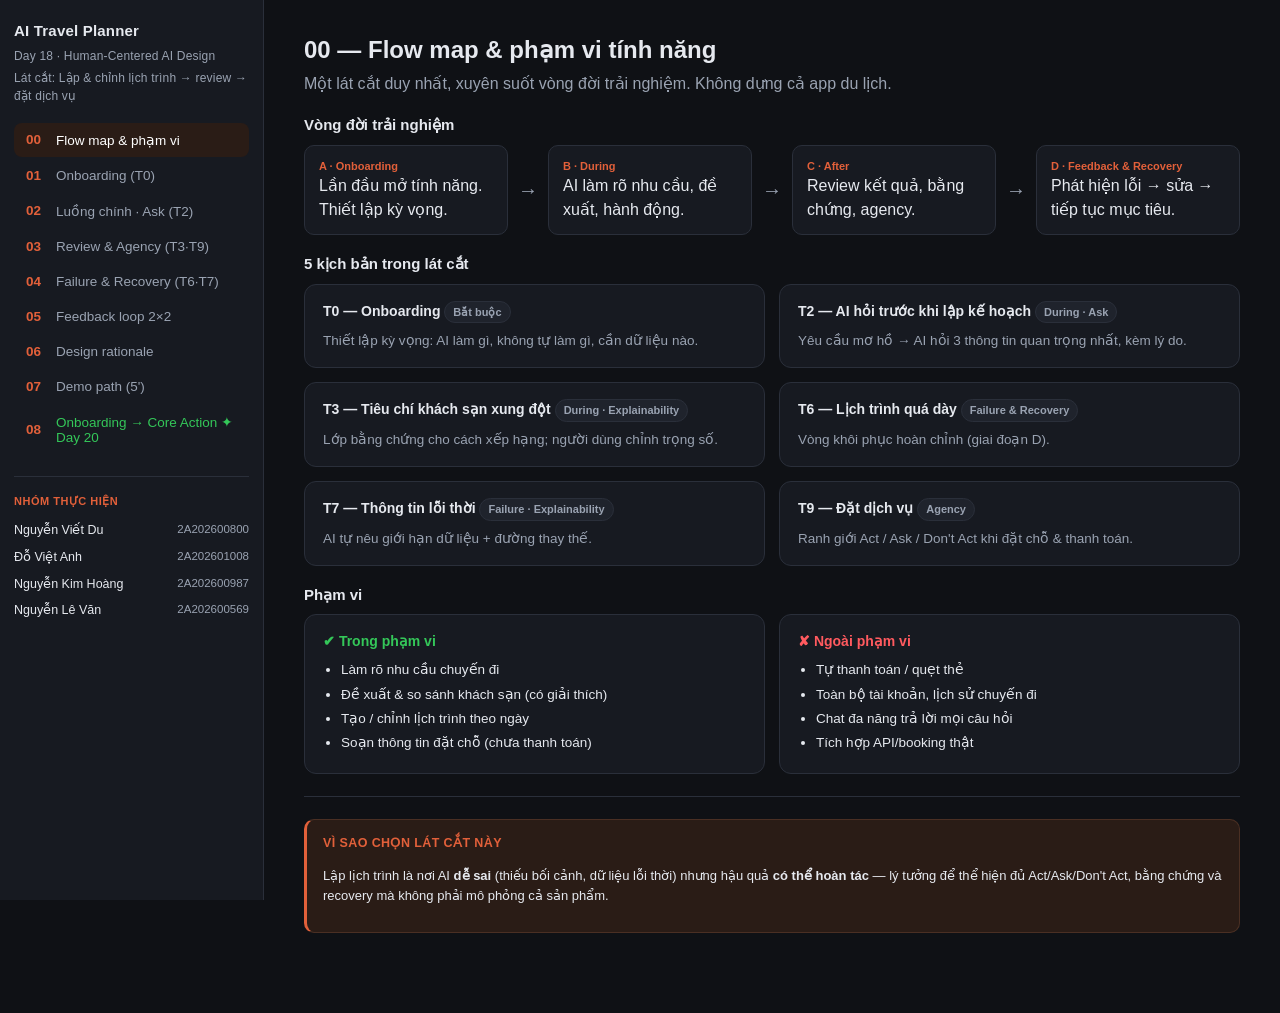
<file: index.html>
<!DOCTYPE html>
<html lang="vi">
<head>
<meta charset="UTF-8" />
<meta name="viewport" content="width=device-width, initial-scale=1.0" />
<title>AI Travel Planner — Human-Centered AI Design (Day 18)</title>
<link rel="stylesheet" href="assets/styles.css" />
</head>
<body>
<div class="app">
  <!-- ================= SIDEBAR ================= -->
  <aside class="sidebar">
    <div class="brand">AI Travel Planner
      <small>Day 18 · Human-Centered AI Design</small>
      <small>Lát cắt: Lập & chỉnh lịch trình → review → đặt dịch vụ</small>
    </div>
    <nav class="nav" id="nav">
      <button data-page="p00" class="active"><span class="code">00</span> Flow map &amp; phạm vi</button>
      <button data-page="p01"><span class="code">01</span> Onboarding (T0)</button>
      <button data-page="p02"><span class="code">02</span> Luồng chính · Ask (T2)</button>
      <button data-page="p03"><span class="code">03</span> Review &amp; Agency (T3·T9)</button>
      <button data-page="p04"><span class="code">04</span> Failure &amp; Recovery (T6·T7)</button>
      <button data-page="p05"><span class="code">05</span> Feedback loop 2×2</button>
      <button data-page="p06"><span class="code">06</span> Design rationale</button>
      <button data-page="p07"><span class="code">07</span> Demo path (5')</button>
      <button data-page="p08" class="day20"><span class="code">08</span> Onboarding → Core Action ✦ Day 20</button>
    </nav>
    <div class="team">
      <div class="team-title">Nhóm thực hiện</div>
      <ul>
        <li>Nguyễn Viết Du <span>2A202600800</span></li>
        <li>Đỗ Việt Anh <span>2A202601008</span></li>
        <li>Nguyễn Kim Hoàng <span>2A202600987</span></li>
        <li>Nguyễn Lê Văn <span>2A202600569</span></li>
      </ul>
    </div>
  </aside>

  <!-- ================= MAIN ================= -->
  <main class="main">

    <!-- ============ 00 FLOW MAP ============ -->
    <section class="page active" id="p00">
      <h1>00 — Flow map &amp; phạm vi tính năng</h1>
      <p class="lead">Một lát cắt duy nhất, xuyên suốt vòng đời trải nghiệm. Không dựng cả app du lịch.</p>

      <h3>Vòng đời trải nghiệm</h3>
      <div class="flowmap">
        <div class="flow-node"><div class="ph">A · Onboarding</div>Lần đầu mở tính năng. Thiết lập kỳ vọng.</div>
        <div class="flow-arrow">→</div>
        <div class="flow-node"><div class="ph">B · During</div>AI làm rõ nhu cầu, đề xuất, hành động.</div>
        <div class="flow-arrow">→</div>
        <div class="flow-node"><div class="ph">C · After</div>Review kết quả, bằng chứng, agency.</div>
        <div class="flow-arrow">→</div>
        <div class="flow-node"><div class="ph">D · Feedback &amp; Recovery</div>Phát hiện lỗi → sửa → tiếp tục mục tiêu.</div>
      </div>

      <h3>5 kịch bản trong lát cắt</h3>
      <div class="grid cols-2">
        <div class="card"><h4>T0 — Onboarding <span class="tag">Bắt buộc</span></h4><p>Thiết lập kỳ vọng: AI làm gì, không tự làm gì, cần dữ liệu nào.</p></div>
        <div class="card"><h4>T2 — AI hỏi trước khi lập kế hoạch <span class="tag">During · Ask</span></h4><p>Yêu cầu mơ hồ → AI hỏi 3 thông tin quan trọng nhất, kèm lý do.</p></div>
        <div class="card"><h4>T3 — Tiêu chí khách sạn xung đột <span class="tag">During · Explainability</span></h4><p>Lớp bằng chứng cho cách xếp hạng; người dùng chỉnh trọng số.</p></div>
        <div class="card"><h4>T6 — Lịch trình quá dày <span class="tag">Failure &amp; Recovery</span></h4><p>Vòng khôi phục hoàn chỉnh (giai đoạn D).</p></div>
        <div class="card"><h4>T7 — Thông tin lỗi thời <span class="tag">Failure · Explainability</span></h4><p>AI tự nêu giới hạn dữ liệu + đường thay thế.</p></div>
        <div class="card"><h4>T9 — Đặt dịch vụ <span class="tag">Agency</span></h4><p>Ranh giới Act / Ask / Don't Act khi đặt chỗ &amp; thanh toán.</p></div>
      </div>

      <h3>Phạm vi</h3>
      <div class="grid cols-2">
        <div class="card"><h4 class="ok">✔ Trong phạm vi</h4>
          <ul class="clean">
            <li>Làm rõ nhu cầu chuyến đi</li>
            <li>Đề xuất &amp; so sánh khách sạn (có giải thích)</li>
            <li>Tạo / chỉnh lịch trình theo ngày</li>
            <li>Soạn thông tin đặt chỗ (chưa thanh toán)</li>
          </ul>
        </div>
        <div class="card"><h4 class="danger">✘ Ngoài phạm vi</h4>
          <ul class="clean">
            <li>Tự thanh toán / quẹt thẻ</li>
            <li>Toàn bộ tài khoản, lịch sử chuyến đi</li>
            <li>Chat đa năng trả lời mọi câu hỏi</li>
            <li>Tích hợp API/booking thật</li>
          </ul>
        </div>
      </div>

      <hr class="divider" />
      <div class="rationale">
        <h4>Vì sao chọn lát cắt này</h4>
        <p>Lập lịch trình là nơi AI <strong>dễ sai</strong> (thiếu bối cảnh, dữ liệu lỗi thời) nhưng hậu quả <strong>có thể hoàn tác</strong> — lý tưởng để thể hiện đủ Act/Ask/Don't Act, bằng chứng và recovery mà không phải mô phỏng cả sản phẩm.</p>
      </div>
    </section>

    <!-- ============ 01 ONBOARDING ============ -->
    <section class="page" id="p01">
      <h1>01 — Onboarding <span class="tag">T0 · Bắt buộc</span></h1>
      <p class="lead">Lần đầu mở tính năng. Mục tiêu: thiết lập kỳ vọng đúng, KHÔNG biến thành biểu mẫu dài.</p>

      <div class="row" style="align-items:flex-start; gap:24px;">
        <div class="screen" id="onbScreen">
          <div class="statusbar"><span>9:41</span><span>Travel Planner</span></div>

          <!-- step 1 -->
          <div id="onb1">
            <h3 style="margin-top:4px">👋 Mình giúp bạn lên kế hoạch chuyến đi</h3>
            <div class="callout ok">AI <strong>làm được</strong>: gợi ý &amp; so sánh khách sạn, tạo lịch trình theo ngày, ước tính ngân sách, soạn thông tin đặt chỗ.</div>
            <div class="callout danger">AI <strong>không tự làm</strong>: đặt phòng &amp; thanh toán nếu bạn chưa xác nhận. Bạn luôn duyệt bước cuối.</div>
            <div class="callout warn">AI có thể <strong>sai</strong>: giờ mở cửa, giá, chỗ trống có thể đã cũ — mình sẽ báo khi không chắc.</div>
            <div class="row end" style="margin-top:14px">
              <button class="btn ghost" onclick="onb('skip')">Bỏ qua, tự nhập sau</button>
              <button class="btn primary" onclick="onb(2)">Tiếp tục</button>
            </div>
          </div>

          <!-- step 2: data & permission (progressive) -->
          <div id="onb2" class="hidden">
            <h3 style="margin-top:4px">Bạn muốn bắt đầu từ đâu?</h3>
            <p class="muted" style="font-size:13px">Chỉ cần 1 thông tin là đủ để bắt đầu. Có thể bổ sung sau.</p>
            <div class="row" style="margin:10px 0">
              <button class="btn" onclick="onb('go')">Tôi đã biết điểm đến</button>
              <button class="btn" onclick="onb('go')">Tôi chỉ muốn gợi ý</button>
            </div>
            <div class="evidence">
              <strong>Quyền truy cập (tuỳ chọn):</strong>
              <div class="slider-row" style="grid-template-columns:1fr auto"><span>📍 Vị trí — gợi ý điểm gần bạn</span><button class="btn sm" onclick="toast('Đã bật vị trí — có thể tắt bất cứ lúc nào')">Cho phép</button></div>
              <div class="slider-row" style="grid-template-columns:1fr auto"><span>📅 Lịch — tránh trùng ngày bận</span><button class="btn sm" onclick="toast('Đã bỏ qua. AI sẽ không đọc lịch.')">Để sau</button></div>
              <p class="note muted" style="font-size:11.5px; margin-top:8px">Bạn có thể rút quyền bất cứ lúc nào trong Cài đặt. AI hoạt động được kể cả khi bạn từ chối hết.</p>
            </div>
            <div class="row end" style="margin-top:14px">
              <button class="btn primary" onclick="goto('p02')">Bắt đầu →</button>
            </div>
          </div>
        </div>

        <div style="flex:1; min-width:280px">
          <div class="rationale">
            <h4>Rationale — Onboarding</h4>
            <dl>
              <dt>AI biết gì?</dt><dd>Khả năng của chính nó; chưa biết gì về sở thích người dùng.</dd>
              <dt>AI chưa biết / không chắc?</dt><dd>Điểm đến, ngân sách, phong cách, người đi cùng.</dd>
              <dt>Giả định?</dt><dd>Người dùng chưa rõ ranh giới năng lực của AI.</dd>
              <dt>Điều gì có thể sai?</dt><dd>Người dùng kỳ vọng AI tự đặt phòng → mất kiểm soát/tiền.</dd>
              <dt>Act / Ask / Don't?</dt><dd><span class="chip dont">Don't Act</span> ở onboarding: chỉ thiết lập kỳ vọng, không thu thập dữ liệu ép buộc.</dd>
              <dt>Kiểm soát của người dùng</dt><dd>Có thể bỏ qua, từ chối quyền, rút quyền sau.</dd>
            </dl>
          </div>
          <div class="callout">💡 <strong>Implicit system feedback:</strong> ba callout dùng màu (xanh/đỏ/vàng) thay vì đoạn text dài — người dùng "đọc" được ranh giới năng lực qua màu &amp; thứ tự ưu tiên.</div>
        </div>
      </div>
    </section>

    <!-- ============ 02 MAIN FLOW / ASK ============ -->
    <section class="page" id="p02">
      <h1>02 — Luồng chính: AI làm rõ nhu cầu <span class="tag">T2 · Ask</span></h1>
      <p class="lead">Yêu cầu mơ hồ → AI không vội tạo lịch trình. Nó hỏi đúng thông tin quan trọng nhất, kèm lý do.</p>

      <div class="steps" id="askSteps">
        <span class="step cur">1 · Yêu cầu mơ hồ</span>
        <span class="step">2 · AI hiểu &amp; hỏi lại</span>
        <span class="step">3 · Người dùng trả lời</span>
        <span class="step">4 · AI tạo nháp</span>
      </div>

      <div class="row" style="align-items:flex-start; gap:24px;">
        <div class="screen" id="askScreen">
          <div class="statusbar"><span>Đà Nẵng?</span><span id="askState"><span class="state-pill"><span class="dot-pulse"></span> AI đang đọc yêu cầu</span></span></div>
          <div class="bubble user">Mình muốn đi Đà Nẵng nghỉ ngơi vài ngày 🌊</div>

          <div id="askA" class="hidden">
            <div class="bubble ai">
              <div class="who">AI · đang hiểu</div>
              Mình hiểu bạn muốn một chuyến <strong>nghỉ dưỡng ở Đà Nẵng</strong>. Để khỏi đoán sai, mình cần 3 thông tin quan trọng nhất (bỏ qua được):
            </div>
            <div class="bubble ai">
              <div class="who">AI hỏi — vì sao cần</div>
              <div class="slider-row" style="grid-template-columns:1fr auto"><span>① Đi mấy ngày? <span class="muted">→ quyết số điểm/ngày</span></span><button class="btn sm" onclick="askPick(this,'3 ngày 2 đêm')">3N2Đ</button></div>
              <div class="slider-row" style="grid-template-columns:1fr auto"><span>② Đi với ai? <span class="muted">→ ảnh hưởng nhịp độ</span></span><button class="btn sm" onclick="askPick(this,'2 người, cặp đôi')">Cặp đôi</button></div>
              <div class="slider-row" style="grid-template-columns:1fr auto"><span>③ Ngân sách? <span class="muted">→ lọc khách sạn</span></span><button class="btn sm" onclick="askPick(this,'tầm trung')">Tầm trung</button></div>
              <p class="note muted" style="font-size:11.5px">Mình hỏi <em>3</em> câu này thôi vì chúng đổi kết quả nhiều nhất — không hỏi hết mọi thứ.</p>
            </div>
            <div class="row end"><button class="btn ghost sm" onclick="goto('p03')">Bỏ qua, cứ tạo nháp →</button></div>
          </div>

          <div id="askUser" class="hidden"></div>

          <div id="askDraft" class="hidden">
            <div class="bubble ai"><div class="who">AI · đã đủ thông tin</div>Đã rõ! Mình tạo <strong>bản nháp lịch trình 3N2Đ cho cặp đôi, tầm trung</strong>. Đây là <em>đề xuất</em> — bạn review &amp; chỉnh ở bước sau.</div>
            <div class="row end"><button class="btn primary" onclick="goto('p03')">Xem bản nháp →</button></div>
          </div>
        </div>

        <div style="flex:1; min-width:280px">
          <div class="rationale">
            <h4>Rationale — T2 (Ask)</h4>
            <dl>
              <dt>AI biết gì?</dt><dd>Điểm đến (Đà Nẵng), mục đích (nghỉ ngơi).</dd>
              <dt>Chưa chắc?</dt><dd>Số ngày, người đi cùng, ngân sách → đủ để tạo lịch trình sai.</dd>
              <dt>Giả định?</dt><dd>Nếu tự tạo ngay sẽ giả định "3 ngày, 2 người, tầm trung" mà không nói ra.</dd>
              <dt>Hậu quả nếu sai?</dt><dd>Lịch trình lệch nhu cầu → người dùng phải làm lại nhiều.</dd>
              <dt>Act / Ask / Don't?</dt><dd><span class="chip ask">Ask</span> — thiếu thông tin có tác động lớn, nên hỏi <em>tối thiểu</em> trước khi hành động.</dd>
              <dt>Feedback?</dt><dd><strong>Explicit user→system</strong>: người dùng chọn câu trả lời. <strong>Explicit system→user</strong>: AI nói rõ "đây là đề xuất, review ở bước sau".</dd>
            </dl>
          </div>
          <div class="callout warn">💡 Chống "form dài": chỉ 3 câu, mỗi câu kèm <em>vì sao cần</em>, và luôn có lối "Bỏ qua, cứ tạo nháp".</div>
        </div>
      </div>
    </section>

    <!-- ============ 03 REVIEW & AGENCY ============ -->
    <section class="page" id="p03">
      <h1>03 — Review, Explainability &amp; Agency <span class="tag">T3 · T9</span></h1>
      <p class="lead">Người dùng xem kết quả, hiểu vì sao AI xếp hạng vậy, chỉnh tiêu chí, rồi quyết định đặt dịch vụ.</p>

      <h2>T3 — Vì sao khách sạn này được ưu tiên? <span class="tag">Explainability</span></h2>
      <div class="row" style="align-items:flex-start; gap:24px;">
        <div class="screen" style="max-width:520px">
          <div class="statusbar"><span>3 khách sạn phù hợp</span><span class="muted">đề xuất</span></div>

          <div id="hotelList">
            <div class="option top" data-h="beach">
              <div class="row" style="justify-content:space-between"><span class="name">🏖️ Sea Pearl Hotel</span><span class="rank">#1 · AI đề xuất</span></div>
              <div class="why">Gần biển nhất (80m) · 4.2★ · 1.4tr/đêm</div>
            </div>
            <div class="option" data-h="cheap">
              <div class="row" style="justify-content:space-between"><span class="name">💰 City Stay Inn</span><span class="rank">#2</span></div>
              <div class="why">Rẻ nhất (0.8tr/đêm) · 4.0★ · cách biển 1.2km</div>
            </div>
            <div class="option" data-h="rated">
              <div class="row" style="justify-content:space-between"><span class="name">⭐ Grand Riverside</span><span class="rank">#3</span></div>
              <div class="why">Đánh giá cao nhất (4.7★) · 1.9tr/đêm · cách biển 0.9km</div>
            </div>
            <button class="btn sm ghost" style="margin-top:8px" onclick="toggle('evBox')">Vì sao xếp hạng vậy? ▾</button>
          </div>

          <div id="evBox" class="hidden" style="margin-top:12px">
            <div class="evidence">
              <strong>Bằng chứng — tiêu chí &amp; trọng số AI đang dùng</strong>
              <p class="muted" style="font-size:11.5px; margin:6px 0 10px">AI ưu tiên "gần biển" vì bạn nói <em>nghỉ dưỡng</em>. Bạn có thể đổi trọng số:</p>
              <div class="slider-row"><span>Gần biển</span><input type="range" min="0" max="100" value="70" oninput="rerank('beach',this.value)" id="wBeach"><span id="vBeach">70</span></div>
              <div class="slider-row"><span>Giá rẻ</span><input type="range" min="0" max="100" value="30" oninput="rerank('cheap',this.value)" id="wCheap"><span id="vCheap">30</span></div>
              <div class="slider-row"><span>Đánh giá</span><input type="range" min="0" max="100" value="45" oninput="rerank('rated',this.value)" id="wRated"><span id="vRated">45</span></div>
              <p class="note muted" id="rerankMsg" style="font-size:11.5px"></p>
            </div>
          </div>
        </div>

        <div style="flex:1; min-width:260px">
          <div class="rationale">
            <h4>Rationale — T3</h4>
            <dl>
              <dt>AI biết gì?</dt><dd>Giá, khoảng cách biển, điểm đánh giá (dữ kiện).</dd>
              <dt>Suy luận của AI?</dt><dd>Gán trọng số "gần biển" cao vì mục đích nghỉ dưỡng (đây là <em>suy luận</em>, không phải dữ kiện).</dd>
              <dt>Điều gì có thể sai?</dt><dd>Trọng số không khớp ý người dùng → đề xuất lệch.</dd>
              <dt>Act/Ask/Don't?</dt><dd><span class="chip act">Act</span> — xếp hạng là gợi ý rủi ro thấp, dễ thấy &amp; dễ đổi, nên AI tự làm rồi để người dùng chỉnh.</dd>
              <dt>Feedback?</dt><dd><strong>Explicit user→system</strong>: kéo slider = sửa tiêu chí. Hệ thống re-rank ngay (<strong>explicit system→user</strong>).</dd>
            </dl>
          </div>
          <div class="callout">Phân biệt rõ <strong>dữ kiện</strong> (giá, sao) vs <strong>suy luận của AI</strong> (trọng số) — đúng yêu cầu mục C.</div>
        </div>
      </div>

      <hr class="divider" />

      <h2>T9 — Đặt dịch vụ: ranh giới agency <span class="tag">Agency</span></h2>
      <div class="row" style="align-items:flex-start; gap:24px;">
        <div class="screen" style="max-width:520px">
          <div class="statusbar"><span>Đặt: Sea Pearl Hotel</span><span class="muted">3N2Đ</span></div>
          <div class="evidence" style="margin-bottom:12px">
            <div class="row" style="justify-content:space-between"><span>① AI tự điền form (tên, ngày, số khách)</span><span class="chip act">Act</span></div>
            <p class="muted" style="font-size:11.5px; margin:6px 0">Rủi ro thấp, dễ thấy &amp; sửa. <button class="btn sm ghost" onclick="toast('AI đã điền: 2 khách · 12–14/07 · phòng Deluxe. Bạn sửa được mọi ô.')">Xem AI đã điền gì</button></p>
            <hr class="divider" style="margin:10px 0">
            <div class="row" style="justify-content:space-between"><span>② Giữ phòng (có thể huỷ free 24h)</span><span class="chip ask">Ask</span></div>
            <p class="muted" style="font-size:11.5px; margin:6px 0">Có tác động nhưng hoàn tác được → AI xin xác nhận.
              <button class="btn sm" id="holdBtn" onclick="holdRoom()">Xác nhận giữ phòng</button></p>
            <hr class="divider" style="margin:10px 0">
            <div class="row" style="justify-content:space-between"><span>③ Thanh toán bằng thẻ</span><span class="chip dont">Don't Act</span></div>
            <p class="muted" style="font-size:11.5px; margin:6px 0">Rủi ro cao, khó hoàn tác → AI <strong>không bao giờ</strong> tự làm. Mở trang thanh toán chính chủ để bạn tự thực hiện.</p>
            <button class="btn primary" onclick="toast('Chuyển tới trang thanh toán của khách sạn — bạn tự nhập thẻ. AI dừng tại đây.')">Tôi tự thanh toán →</button>
          </div>
          <div id="holdResult" class="hidden"></div>
        </div>
        <div style="flex:1; min-width:260px">
          <div class="rationale">
            <h4>Rationale — T9 (đủ 3 mức)</h4>
            <dl>
              <dt><span class="chip act">Act</span></dt><dd>Điền form: rủi ro thấp, dễ undo → AI tự làm.</dd>
              <dt><span class="chip ask">Ask</span></dt><dd>Giữ phòng: có tác động nhưng huỷ free 24h → xin xác nhận.</dd>
              <dt><span class="chip dont">Don't Act</span></dt><dd>Thanh toán: tiền thật, khó hoàn → AI không tự làm dù tiện.</dd>
              <dt>Vì sao không ép Act?</dt><dd>"Không ép AI tự làm việc nguy hiểm chỉ để đủ Act" — chọn hành động nhỏ &amp; hữu ích.</dd>
            </dl>
          </div>
        </div>
      </div>
    </section>

    <!-- ============ 04 FAILURE & RECOVERY ============ -->
    <section class="page" id="p04">
      <h1>04 — Failure &amp; Recovery <span class="tag">T6 · T7</span></h1>
      <p class="lead">Khi AI sai, flow không dừng ở "báo lỗi". Người dùng chỉ ra vấn đề cụ thể và tiếp tục tới mục tiêu.</p>

      <h2>T6 — Lịch trình quá dày → vòng khôi phục hoàn chỉnh</h2>
      <div class="steps" id="recSteps">
        <span class="step cur">1 · AI sai</span>
        <span class="step">2 · Phát hiện</span>
        <span class="step">3 · Người dùng nêu vấn đề</span>
        <span class="step">4 · Hệ thống xác nhận</span>
        <span class="step">5 · Đề xuất sửa</span>
        <span class="step">6 · Tiếp tục mục tiêu</span>
        <span class="step">7 · Ghi nhớ gì</span>
      </div>

      <div class="row" style="align-items:flex-start; gap:24px;">
        <div class="screen" style="max-width:520px">
          <div class="statusbar"><span>Lịch trình · Ngày 2</span><span id="recState" class="muted">bản nháp</span></div>

          <!-- itinerary day 2 -->
          <div id="recDraft">
            <div class="callout warn" id="recSelfFlag">⚠️ <strong>AI tự nêu:</strong> Ngày 2 có 6 điểm &amp; ~4h di chuyển — có thể hơi dày. Bạn thấy ổn không?</div>
            <div class="evidence">
              <strong>Ngày 2 (hiện tại)</strong>
              <ul class="clean">
                <li>07:00 Bà Nà Hills (cả sáng)</li>
                <li>12:30 Hội An (cách 40km)</li>
                <li>15:00 Rừng dừa Bảy Mẫu</li>
                <li>17:00 Chùa Linh Ứng (ngược về ĐN 30km)</li>
                <li>19:00 Cầu Rồng</li>
                <li>20:30 Chợ đêm Sơn Trà</li>
              </ul>
            </div>
            <p class="muted" style="font-size:12px; margin-top:10px">Vấn đề cụ thể bạn thấy là gì?</p>
            <div class="row">
              <button class="btn sm" onclick="recFix('move')">Quá nhiều di chuyển</button>
              <button class="btn sm" onclick="recFix('rest')">Thiếu thời gian nghỉ</button>
              <button class="btn sm" onclick="recFix('much')">Quá nhiều điểm</button>
            </div>
            <p class="note muted" style="font-size:11.5px; margin-top:8px">Không chỉ có nút "không hữu ích" — người dùng chỉ ra <em>loại</em> vấn đề để AI sửa đúng chỗ.</p>
          </div>

          <!-- recovery result -->
          <div id="recResult" class="hidden"></div>
        </div>

        <div style="flex:1; min-width:260px">
          <div class="rationale">
            <h4>Rationale — T6 (Recovery)</h4>
            <dl>
              <dt>AI sai gì?</dt><dd>Tạo lịch hấp dẫn nhưng không thực tế về thời gian/di chuyển.</dd>
              <dt>Phát hiện thế nào?</dt><dd>Hệ thống <strong>tự nêu</strong> (so giờ di chuyển) + người dùng xác nhận.</dd>
              <dt>Sửa được không?</dt><dd>Dễ — chỉ là bản nháp, mọi thay đổi reversible.</dd>
              <dt>Feedback?</dt><dd><strong>Explicit user→system</strong>: chọn loại vấn đề. <strong>Implicit user→system</strong>: nếu người dùng tự xoá 1 điểm (xem chú thích bên dưới).</dd>
              <dt>Ghi nhớ gì?</dt><dd>Hệ thống nói rõ: "ghi nhớ bạn thích lịch thưa cho chuyến này" — và hỏi có áp dụng lần sau không.</dd>
            </dl>
          </div>
          <div class="callout">💡 <strong>Implicit user→system (chú thích):</strong> Khi người dùng kéo xoá 1 điểm khỏi ngày 2, hệ thống <em>ghi nhận tín hiệu "lịch đang quá dày"</em> nhưng <strong>không</strong> coi đó là sự thật chuẩn — có thể họ chỉ đổi ý. Sẽ hỏi lại trước khi cá nhân hoá.</div>
        </div>
      </div>

      <hr class="divider" />

      <h2>T7 — AI dùng thông tin lỗi thời <span class="tag">Explainability</span></h2>
      <div class="row" style="align-items:flex-start; gap:24px;">
        <div class="screen" style="max-width:520px">
          <div class="statusbar"><span>Gợi ý ăn tối</span><span class="muted">Ngày 1</span></div>
          <div class="bubble ai">
            <div class="who">AI · đề xuất kèm cảnh báo</div>
            🍜 <strong>Quán Bún Chả Cá 109</strong> — gần khách sạn.
            <div style="margin-top:8px"><span class="badge-stale">⚠ Giờ mở cửa cập nhật 3 tháng trước</span></div>
          </div>
          <div class="evidence" style="margin-top:6px">
            <strong>Độ tin của thông tin này:</strong>
            <ul class="clean">
              <li>Địa chỉ &amp; món: <span class="ok">đáng tin</span> (nguồn ổn định)</li>
              <li>Giờ mở cửa 17:00–22:00: <span class="warn">cũ — nên kiểm tra</span></li>
              <li>Giá ~50k: <span class="warn">ước tính</span></li>
            </ul>
            <p class="muted" style="font-size:11.5px">AI không chắc quán còn mở. Bạn muốn làm gì?</p>
            <div class="row">
              <button class="btn sm" onclick="t7('call')">Gọi xác nhận</button>
              <button class="btn sm" onclick="t7('alt')">Xem 2 quán thay thế</button>
              <button class="btn sm ghost" onclick="t7('keep')">Vẫn giữ, tôi tự kiểm tra</button>
            </div>
          </div>
          <div id="t7Result" class="hidden" style="margin-top:10px"></div>
        </div>
        <div style="flex:1; min-width:260px">
          <div class="rationale">
            <h4>Rationale — T7</h4>
            <dl>
              <dt>AI không chắc gì?</dt><dd>Giờ mở cửa, giá — dữ liệu có thể lỗi thời.</dd>
              <dt>Vì sao không giấu?</dt><dd>Trả lời tự tin mà sai sẽ ảnh hưởng chuyến đi → hiển thị <strong>chất lượng bằng chứng</strong> + thời điểm cập nhật.</dd>
              <dt>Act/Ask/Don't?</dt><dd><span class="chip ask">Ask</span> — đề xuất nhưng kèm cảnh báo &amp; <strong>đường thay thế</strong> thay vì khẳng định.</dd>
              <dt>Bằng chứng</dt><dd>Mốc "cập nhật 3 tháng trước" + phân tầng độ tin = lớp explainability bắt buộc.</dd>
            </dl>
          </div>
        </div>
      </div>
    </section>

    <!-- ============ 05 FEEDBACK 2x2 ============ -->
    <section class="page" id="p05">
      <h1>05 — Vòng feedback hai chiều (ma trận 2×2)</h1>
      <p class="lead">Đủ 4 loại tín hiệu, mỗi ô gắn với một thao tác thật trong prototype + rationale.</p>

      <table class="matrix">
        <thead>
          <tr><th style="width:90px"></th><th>Explicit — Tường minh</th><th>Implicit — Ngầm định</th></tr>
        </thead>
        <tbody>
          <tr>
            <th>User → System</th>
            <td>
              <span class="lbl">Có ở: T3, T6, T7</span>
              Kéo slider đổi trọng số tiêu chí (T3); chọn "Ngày 2 quá nhiều di chuyển" (T6); từ chối quán &amp; chọn thay thế (T7).
              <span class="note"><strong>Khi nào:</strong> tại điểm dừng tự nhiên (sau khi AI ra kết quả). <strong>Vì sao explicit:</strong> ý định rõ, dùng để sửa ngay.</span>
            </td>
            <td>
              <span class="lbl">Có ở: T6 (chú thích)</span>
              Người dùng kéo <em>xoá 1 điểm</em> khỏi lịch → hệ thống đánh dấu sự kiện "lịch có thể quá dày".
              <span class="note"><strong>Diễn giải dự định:</strong> chỉ là <em>gợi ý</em>, không phải nhãn đúng/sai. Hệ thống hỏi lại trước khi cá nhân hoá. <strong>Tín hiệu có thể đa nghĩa</strong> (đổi ý ≠ AI sai).</span>
            </td>
          </tr>
          <tr>
            <th>System → User</th>
            <td>
              <span class="lbl">Có ở: T2, T6, T9</span>
              "Đây là đề xuất, review ở bước sau" (T2); "Đã giãn ngày 2, bỏ 1 điểm — xem ngày 3?" (T6); xác nhận trước khi giữ phòng (T9).
              <span class="note"><strong>Nội dung:</strong> trạng thái + điều vừa làm + bước tiếp theo. <strong>Vì sao explicit:</strong> hành động có hệ quả, cần minh bạch.</span>
            </td>
            <td>
              <span class="lbl">Có khắp UI</span>
              Màu callout (xanh/đỏ/vàng) ở onboarding; chip Act/Ask/Don't; badge "cập nhật 3 tháng trước"; nút "Thanh toán" để mờ &amp; cần xác nhận; progressive disclosure ("Vì sao?").
              <span class="note"><strong>Cue truyền đạt:</strong> mức rủi ro &amp; độ tin — người dùng hiểu mà không bị ngắt lời.</span>
            </td>
          </tr>
        </tbody>
      </table>

      <div class="callout ok" style="margin-top:16px">✔ <strong>Một vòng feedback hoàn chỉnh</strong> (T6): AI sai → tự nêu/người dùng phát hiện → người dùng chỉ loại lỗi → hệ thống xác nhận đã hiểu → đề xuất sửa → người dùng tiếp tục → hệ thống nói rõ ghi nhớ gì.</div>

      <div class="rationale" style="margin-top:16px">
        <h4>Nguyên tắc áp dụng</h4>
        <dl>
          <dt>Dễ &amp; đúng ngữ cảnh</dt><dd>Feedback đặt ngay cạnh kết quả, không tách ra form riêng.</dd>
          <dt>Cue ngầm trước</dt><dd>Dùng màu/badge trước, chỉ ngắt lời (dialog xác nhận) khi rủi ro cao.</dd>
          <dt>Minh bạch &amp; kiểm soát</dt><dd>Người dùng biết tín hiệu được dùng làm gì và có thể từ chối cá nhân hoá.</dd>
        </dl>
      </div>
    </section>

    <!-- ============ 06 RATIONALE ============ -->
    <section class="page" id="p06">
      <h1>06 — Design rationale (tổng hợp)</h1>
      <p class="lead">Mỗi flow đã có thẻ rationale đặt cạnh. Đây là bảng tổng để chấm nhanh + lập luận theo rủi ro/khôi phục.</p>

      <table class="matrix">
        <thead><tr><th>Kịch bản</th><th>Rủi ro nếu sai</th><th>Hoàn tác?</th><th>Quyết định</th></tr></thead>
        <tbody>
          <tr><td>T2 · Làm rõ nhu cầu</td><td>Lịch lệch nhu cầu</td><td>Dễ</td><td><span class="chip ask">Ask</span> 3 câu tối thiểu</td></tr>
          <tr><td>T3 · Xếp hạng khách sạn</td><td>Đề xuất lệch</td><td>Dễ, thấy ngay</td><td><span class="chip act">Act</span> + cho chỉnh trọng số</td></tr>
          <tr><td>T6 · Lịch quá dày</td><td>Trải nghiệm mệt</td><td>Dễ (bản nháp)</td><td><span class="chip act">Act</span> tự nêu + recovery</td></tr>
          <tr><td>T7 · Thông tin lỗi thời</td><td>Tới nơi đóng cửa</td><td>Trung bình</td><td><span class="chip ask">Ask</span> + cảnh báo + thay thế</td></tr>
          <tr><td>T9 · Giữ phòng</td><td>Đặt nhầm</td><td>Free 24h</td><td><span class="chip ask">Ask</span> xác nhận</td></tr>
          <tr><td>T9 · Thanh toán</td><td>Mất tiền</td><td>Khó</td><td><span class="chip dont">Don't Act</span></td></tr>
        </tbody>
      </table>

      <div class="callout" style="margin-top:16px">
        <strong>Nguyên tắc lập luận:</strong> không viết "nhóm thấy hợp lý". Mọi quyết định agency suy ra từ <em>chi phí khi sai × khả năng hoàn tác</em>: chi phí cao + khó hoàn tác → Ask/Don't Act; rủi ro thấp + thấy ngay + undo được → Act.
      </div>

      <div class="rationale" style="margin-top:16px">
        <h4>Rủi ro còn lại (nêu trong demo)</h4>
        <p>① Tín hiệu implicit (xoá điểm) có thể bị diễn giải sai → đã giảm thiểu bằng "hỏi lại trước khi cá nhân hoá". ② Badge "cập nhật 3 tháng" phụ thuộc metadata nguồn — nếu nguồn không có mốc thời gian, cần fallback "không rõ độ mới".</p>
      </div>
    </section>

    <!-- ============ 07 DEMO PATH ============ -->
    <section class="page" id="p07">
      <h1>07 — Demo path (5 phút)</h1>
      <p class="lead">Đường chạy để giảng viên đi đúng các nhánh trong 5 phút. Bấm để nhảy tới trang.</p>

      <div class="demo-step"><span class="t">0:00–0:30</span><span class="d">Người dùng &amp; lát cắt → <a onclick="goto('p00')">mở 00 Flow map</a></span></div>
      <div class="demo-step"><span class="t">0:30–1:15</span><span class="d">Onboarding: 3 callout năng lực, bỏ qua quyền → <a onclick="goto('p01')">mở 01</a></span></div>
      <div class="demo-step"><span class="t">1:15–2:15</span><span class="d">Ask (T2) rồi Agency 3 mức (T9) → <a onclick="goto('p02')">mở 02</a> → <a onclick="goto('p03')">03</a></span></div>
      <div class="demo-step"><span class="t">2:15–3:45</span><span class="d">Hai kịch bản lỗi: T6 recovery đầy đủ + T7 lỗi thời → <a onclick="goto('p04')">mở 04</a></span></div>
      <div class="demo-step"><span class="t">3:45–4:45</span><span class="d">Feedback 2×2: chỉ đủ 4 ô + 1 vòng hoàn chỉnh → <a onclick="goto('p05')">mở 05</a></span></div>
      <div class="demo-step"><span class="t">4:45–5:00</span><span class="d">Quyết định quan trọng nhất + rủi ro còn lại → <a onclick="goto('p06')">mở 06</a></span></div>

      <div class="callout ok" style="margin-top:20px">
        <strong>Checklist điều kiện tối thiểu:</strong> ✔ Onboarding · ✔ 4+ kịch bản ngoài onboarding · ✔ Onboarding→During→After→Feedback · ✔ Đủ Act/Ask/Don't · ✔ 1 vòng recovery hoàn chỉnh (T6) · ✔ Đủ 4 ô feedback · ✔ Lớp bằng chứng (T3, T7) · ✔ Rationale cạnh mỗi flow.
      </div>
    </section>

    <!-- ============ 08 DAY 20 — ONBOARDING → FIRST CORE ACTION (REDESIGN) ============ -->
    <section class="page" id="p08">
      <h1>08 — Onboarding → First Core Action <span class="tag">Day 20 · Redesign</span></h1>
      <p class="lead">Hành trình tối ưu từ lúc mở app đến <strong>first core action = “Chốt lịch trình”</strong>. Core action này <em>chưa tồn tại</em> trong prototype Ngày 18 — đây là phần bổ sung của Day 20. Bấm chạy thử toàn bộ flow.</p>

      <div class="callout">🔁 <strong>Before / After:</strong> bản gốc Ngày 18 ở <a onclick="goto('p01')">01 Onboarding</a> → <a onclick="goto('p03')">03 Review</a> (kết thúc ở review, không có bước “chốt”). Bản tối ưu Day 20 là flow tương tác bên dưới. Đối chiếu chi tiết: <code>03-Onboarding-First-Core-Action.md</code>.</div>

      <div class="row" style="align-items:flex-start; gap:24px;">
        <div class="screen" id="d20screen" style="max-width:480px">
          <div class="statusbar"><span id="d20bar">WanderAI</span><span id="d20ttv" class="muted">TTV ~0s</span></div>

          <!-- Stage A · Welcome (MH01-NEW): Simplify onboarding + Delay permission -->
          <div id="d20a">
            <div class="d20-hero">
              <div class="d20-logo">🧭</div>
              <h3 style="margin:6px 0 2px">WanderAI</h3>
              <p class="muted" style="font-size:13px; margin:0 0 10px">Lịch trình du lịch cá nhân hoá trong ~2 phút.</p>
              <div class="trust-badge">🔒 AI không bao giờ tự thanh toán — bạn luôn duyệt bước cuối.</div>
              <button class="btn cta" onclick="d20Go('b')">🗺️ Bắt đầu lên kế hoạch</button>
              <p class="note muted" style="font-size:11px; margin-top:10px">Quyền Lịch / Vị trí sẽ hỏi <em>sau</em> khi bạn đã thấy giá trị — không hỏi ngay (Delay).</p>
            </div>
          </div>

          <!-- Stage B · Destination cards (MH02-NEW): bỏ chat trống -->
          <div id="d20b" class="hidden">
            <h3 style="margin:2px 0 4px">Bạn muốn đi đâu?</h3>
            <p class="muted" style="font-size:12px; margin:0 0 8px">Chạm 1 thẻ — hoặc gõ điểm đến của bạn.</p>
            <div class="dgrid">
              <button class="dcard" onclick="d20Dest('Đà Nẵng')"><span class="emo">🏖️</span><b>Đà Nẵng</b><small>Biển đẹp, ẩm thực</small></button>
              <button class="dcard" onclick="d20Dest('Hội An')"><span class="emo">🏮</span><b>Hội An</b><small>Phố cổ, đèn lồng</small></button>
              <button class="dcard" onclick="d20Dest('Đà Lạt')"><span class="emo">🌄</span><b>Đà Lạt</b><small>Mát mẻ, cafe view</small></button>
              <button class="dcard" onclick="d20Dest('Sa Pa')"><span class="emo">🏔️</span><b>Sa Pa</b><small>Ruộng bậc thang</small></button>
              <button class="dcard" onclick="d20Dest('Phú Quốc')"><span class="emo">🌊</span><b>Phú Quốc</b><small>Đảo, resort</small></button>
              <button class="dcard" onclick="d20Dest('Nha Trang')"><span class="emo">🏙️</span><b>Nha Trang</b><small>Biển, vui chơi</small></button>
            </div>
            <input class="d20input" placeholder="Hoặc gõ điểm đến khác… (Enter)" onkeydown="if(event.key==='Enter')d20Dest(this.value)">
          </div>

          <!-- Stage C · Context chips (MH02b-NEW): giữ chip, thêm “Chưa chắc/Linh hoạt” -->
          <div id="d20c" class="hidden">
            <h3 style="margin:2px 0 2px">Thêm vài thông tin để lịch sát ý hơn</h3>
            <p class="muted" style="font-size:12px; margin:0 0 6px">Chưa chắc cũng được — AI vẫn tạo bản hợp lý.</p>
            <div class="chgroup">① Đi mấy ngày?
              <div class="row">
                <button class="selchip" onclick="d20Sel(this,'days','3N2Đ')">3N2Đ</button>
                <button class="selchip" onclick="d20Sel(this,'days','4N3Đ')">4N3Đ</button>
                <button class="selchip" onclick="d20Sel(this,'days','5N4Đ')">5N4Đ</button>
                <button class="selchip" onclick="d20Sel(this,'days','linh hoạt')">Chưa chắc</button>
              </div>
            </div>
            <div class="chgroup">② Đi với ai?
              <div class="row">
                <button class="selchip" onclick="d20Sel(this,'companion','Gia đình')">Gia đình</button>
                <button class="selchip" onclick="d20Sel(this,'companion','Cặp đôi')">Cặp đôi</button>
                <button class="selchip" onclick="d20Sel(this,'companion','Bạn bè')">Bạn bè</button>
                <button class="selchip" onclick="d20Sel(this,'companion','Một mình')">Một mình</button>
              </div>
            </div>
            <div class="chgroup">③ Ngân sách?
              <div class="row">
                <button class="selchip" onclick="d20Sel(this,'budget','Tiết kiệm')">Tiết kiệm</button>
                <button class="selchip" onclick="d20Sel(this,'budget','Thoải mái')">Thoải mái</button>
                <button class="selchip" onclick="d20Sel(this,'budget','linh hoạt')">Linh hoạt</button>
              </div>
            </div>
            <button class="btn cta" onclick="d20Go('d')">Tạo lịch trình →</button>
          </div>

          <!-- Stage D · Skeleton loading (MH02c-NEW) -->
          <div id="d20d" class="hidden">
            <div class="state-pill"><span class="dot-pulse"></span> <span id="d20prog">Đang tìm điểm đến phù hợp…</span></div>
            <div class="skelwrap">
              <div class="skel sk-title"></div>
              <div class="skel"></div><div class="skel sk-short"></div>
              <div class="skel"></div><div class="skel"></div><div class="skel sk-short"></div>
            </div>
            <p class="note muted" style="font-size:11px">Lịch trình sẽ sẵn sàng trong ~10 giây — bạn thấy AI đang làm gì, không phải màn hình trống.</p>
          </div>

          <!-- Stage E · Itinerary (MH03-NEW): 5 điểm giãn cách + Chốt + recovery -->
          <div id="d20e" class="hidden">
            <div class="callout ok" style="margin:0 0 8px">✓ <b id="d20sum">Đà Nẵng · 4N3Đ</b> — Ngày 1 (thong thả, 5 điểm)</div>
            <ul class="itin" id="d20itin"></ul>
            <div id="d20undo" class="undobar hidden"></div>
            <div class="row" style="margin:6px 0">
              <button class="btn sm ghost" onclick="d20Regen()">🔄 Tạo lại lịch khác</button>
              <button class="btn sm ghost" onclick="d20ChangeDest()">↩ Đổi điểm đến</button>
            </div>
            <button class="btn cta" onclick="d20Confirm()">✓ Chốt lịch trình này</button>
            <p class="note muted" style="font-size:11px; text-align:center; margin-top:6px">Đây là <strong>first core action</strong> — lúc value được “seal”.</p>
          </div>

          <!-- Stage F · Celebration + post-action (MH03b-NEW): permission ở đây -->
          <div id="d20f" class="hidden">
            <div class="celebrate">
              <div class="confetti">🎉</div>
              <h3 style="margin:6px 0 2px">Tuyệt vời!</h3>
              <p class="muted" style="font-size:13px; margin:0">Lịch trình <b id="d20done">Đà Nẵng 4N3Đ</b> đã được chốt. Chỉnh sửa bất cứ lúc nào.</p>
            </div>
            <div class="evidence" style="margin-top:10px">
              <strong>Tiếp theo (tuỳ chọn):</strong>
              <div class="row" style="margin-top:8px">
                <button class="btn sm" onclick="d20Cal()">📅 Đồng bộ Calendar</button>
                <button class="btn sm" onclick="d20Watch()">🔔 Theo dõi giá</button>
                <button class="btn sm" onclick="d20Share()">📤 Chia sẻ</button>
              </div>
              <p class="note muted" style="font-size:11px; margin-top:8px">Quyền Calendar hỏi <em>ở đây</em> — sau khi đã nhận giá trị (Delay từ onboarding), nên tỷ lệ đồng ý cao hơn.</p>
            </div>
            <div class="row" style="margin-top:10px">
              <button class="btn ghost sm" onclick="d20Show('e')">✏️ Chỉnh sửa lịch trình</button>
              <button class="btn ghost sm" onclick="d20Reset()">↺ Chạy lại flow</button>
            </div>
          </div>
        </div>

        <div style="flex:1; min-width:280px">
          <div class="rationale">
            <h4>Friction Audit đã áp dụng</h4>
            <dl>
              <dt>Keep</dt><dd>Trust boundary, chip bối cảnh, swipe xoá điểm.</dd>
              <dt>Simplify</dt><dd>Onboarding 2 dòng + 1 CTA; chat trống → destination cards; lịch 6 → 5 điểm giãn cách.</dd>
              <dt>Delay</dt><dd>Quyền Calendar → dời xuống sau khi chốt.</dd>
              <dt>Add</dt><dd>Nút “Chốt lịch trình” = <strong>core action</strong> (Ngày 18 thiếu) + celebration.</dd>
            </dl>
          </div>
          <div class="evidence" style="margin-top:12px">
            <strong>📡 Event log (bàn giao Bài 6)</strong>
            <div id="d20log" class="evlog"><span class="muted">Chạy flow để thấy event bắn theo từng bước…</span></div>
          </div>
          <div class="callout" style="margin-top:12px">⏱ <strong>TTV mục tiêu ~90–120s</strong> tới first core action (Ngày 18: không có core action). Con số là <em>ước tính từ prototype</em> — cần xác nhận bằng tracking thật (Bài 6).</div>
        </div>
      </div>
    </section>

  </main>
</div>

<div id="toast" class="hidden" style="position:fixed; bottom:24px; left:50%; transform:translateX(-50%); background:#000; color:#fff; padding:12px 18px; border-radius:10px; font-size:13px; border:1px solid var(--line); max-width:380px; z-index:50;"></div>

<script src="assets/app.js"></script>
</body>
</html>
</file>
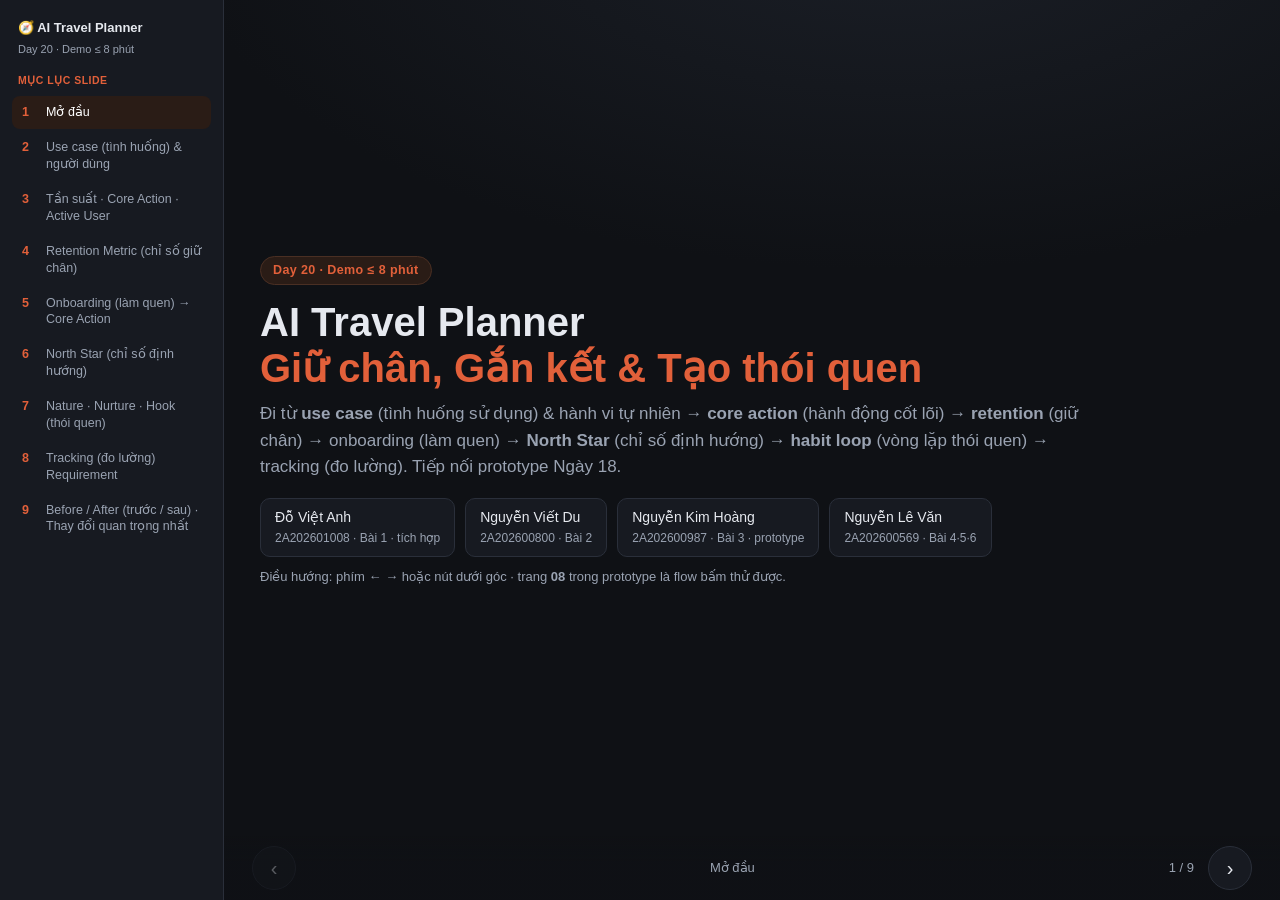
<file: demo.html>
<!DOCTYPE html>
<html lang="vi">
<head>
<meta charset="UTF-8" />
<meta name="viewport" content="width=device-width, initial-scale=1.0" />
<title>Demo · Day 20 — AI Travel Planner · Retention, Engagement & Habit Loop</title>
<style>
  :root{
    --bg:#0f1115; --panel:#171a21; --panel2:#1f232c; --line:#2a2f3a;
    --text:#e6e9ef; --muted:#9aa3b2; --brand:#e2603a; --brand-soft:#2a1c16;
    --act:#34c759; --ask:#f5a623; --dont:#ff5a5f; --info:#4f8cff;
  }
  *{box-sizing:border-box;}
  html,body{margin:0;padding:0;height:100%;}
  body{
    font-family:-apple-system,BlinkMacSystemFont,"Segoe UI",Roboto,"Helvetica Neue",Arial,sans-serif;
    background:radial-gradient(1200px 600px at 70% -10%, #1b1f27 0%, var(--bg) 60%);
    color:var(--text); line-height:1.55; height:100vh; overflow:hidden;
  }
  /* progress + topbar */
  #bar{position:fixed; top:0; left:0; height:3px; background:var(--brand); width:0; z-index:30; transition:width .3s;}
  .deck{height:100vh; display:flex; align-items:center; justify-content:center; padding:48px 64px 92px 260px;}
  /* left panel · mục lục slide */
  .sidenav{position:fixed; top:0; left:0; width:224px; height:100vh; background:var(--panel); border-right:1px solid var(--line); padding:18px 12px; overflow-y:auto; z-index:25;}
  .sidenav .sn-brand{font-size:13px; font-weight:700; margin:0 6px 14px; color:var(--text);}
  .sidenav .sn-brand small{display:block; color:var(--muted); font-weight:400; font-size:11px; margin-top:3px;}
  .sidenav .sn-title{font-size:10.5px; text-transform:uppercase; letter-spacing:.5px; color:var(--brand); font-weight:700; margin:4px 6px 8px;}
  .sidenav button{display:flex; gap:8px; align-items:flex-start; width:100%; text-align:left; background:transparent; border:0; color:var(--muted); padding:8px 10px; border-radius:8px; cursor:pointer; font-size:12.5px; line-height:1.35; margin-bottom:2px;}
  .sidenav button:hover{background:var(--panel2); color:var(--text);}
  .sidenav button.active{background:var(--brand-soft); color:#fff;}
  .sidenav button .sn-num{color:var(--brand); font-weight:700; min-width:16px; font-variant-numeric:tabular-nums;}
  .slide{display:none; width:100%; max-width:1040px; animation:fade .35s ease;}
  .slide.active{display:block;}
  @keyframes fade{from{opacity:0; transform:translateY(10px);} to{opacity:1; transform:none;}}

  .bracket{display:inline-block; font-size:12.5px; font-weight:700; letter-spacing:.4px; color:var(--brand);
    background:var(--brand-soft); border:1px solid #4a2f23; padding:4px 12px; border-radius:999px; margin-bottom:14px;}
  h1{font-size:40px; line-height:1.15; margin:0 0 10px;}
  h2{font-size:30px; margin:0 0 16px;}
  h3{font-size:17px; margin:18px 0 8px; color:var(--brand);}
  p.lead{color:var(--muted); font-size:17px; max-width:820px; margin:0 0 8px;}
  .muted{color:var(--muted);}
  .big{font-size:21px;}
  ul{margin:8px 0; padding-left:22px;} li{margin:7px 0; font-size:16px;}
  .quote{border-left:3px solid var(--brand); background:var(--panel); padding:12px 18px; border-radius:8px;
    font-size:18px; font-style:italic; margin:10px 0; max-width:820px;}
  .grid{display:grid; gap:14px;}
  .cols-2{grid-template-columns:1fr 1fr;} .cols-3{grid-template-columns:repeat(3,1fr);}
  .card{background:var(--panel); border:1px solid var(--line); border-radius:12px; padding:16px 18px;}
  .card h4{margin:0 0 8px; font-size:15px; color:var(--brand);}
  .card p, .card li{font-size:14.5px; color:var(--text);}
  .card.soft{background:var(--panel2);}
  .pill{display:inline-block; font-size:12px; font-weight:600; padding:3px 9px; border-radius:999px; border:1px solid var(--line); background:var(--panel2); color:var(--muted); margin:2px 4px 2px 0;}
  .pos{color:var(--act);} .neg{color:var(--dont);} .warnc{color:var(--ask);}
  .tag{display:inline-block; font-size:12px; font-weight:600; padding:2px 9px; border-radius:999px; background:var(--panel2); border:1px solid var(--line); color:var(--muted);}
  table{border-collapse:collapse; width:100%; font-size:14px; margin-top:6px;}
  th,td{border:1px solid var(--line); padding:9px 12px; text-align:left; vertical-align:top;}
  th{background:var(--panel2); color:var(--text);}
  .flow{display:flex; gap:8px; flex-wrap:wrap; align-items:center; margin:10px 0; font-size:14px;}
  .node{background:var(--panel2); border:1px solid var(--line); border-radius:9px; padding:8px 12px;}
  .node.hot{border-color:var(--brand); color:#fff; background:var(--brand-soft);}
  .arrow{color:var(--muted);}
  .kpi{font-size:15px;}
  .kpi b{color:var(--brand);}
  .team{display:flex; gap:10px; flex-wrap:wrap; margin-top:18px;}
  .team .m{background:var(--panel); border:1px solid var(--line); border-radius:10px; padding:8px 14px; font-size:14px;}
  .team .m span{color:var(--muted); font-size:12px; display:block;}
  .note{font-size:13px; color:var(--muted); margin-top:10px;}
  .btnlink{display:inline-block; margin-top:14px; background:var(--brand); color:#fff; text-decoration:none;
    padding:9px 16px; border-radius:9px; font-size:14px; font-weight:600; border:1px solid var(--brand);}
  .btnlink.ghost{background:transparent; color:var(--brand);}

  /* nav */
  #nav{position:fixed; bottom:0; left:224px; right:0; height:64px; display:flex; align-items:center; justify-content:space-between;
    padding:0 28px; background:linear-gradient(transparent, rgba(15,17,21,.9) 40%); z-index:20;}
  .nbtn{background:var(--panel); border:1px solid var(--line); color:var(--text); width:44px; height:44px; border-radius:50%;
    font-size:20px; cursor:pointer; display:flex; align-items:center; justify-content:center;}
  .nbtn:hover{border-color:var(--brand); color:var(--brand);}
  .nbtn:disabled{opacity:.35; cursor:default;}
  #counter{font-size:13px; color:var(--muted); font-variant-numeric:tabular-nums;}
  #title-mini{font-size:13px; color:var(--muted); max-width:60%; text-align:center; white-space:nowrap; overflow:hidden; text-overflow:ellipsis;}
  @media (max-width:860px){ .sidenav{display:none;} .deck{padding-left:64px;} #nav{left:0;} }
  @media (max-width:720px){ .deck{padding:28px 20px 84px;} .cols-2,.cols-3{grid-template-columns:1fr;} h1{font-size:30px;} h2{font-size:23px;} }
</style>
</head>
<body>
<div id="bar"></div>
<aside class="sidenav" id="sidenav"></aside>
<div class="deck" id="deck">

  <!-- ===== S1 · Title ===== -->
  <section class="slide active" data-title="Mở đầu">
    <span class="bracket">Day 20 · Demo ≤ 8 phút</span>
    <h1>AI Travel Planner<br><span style="color:var(--brand)">Giữ chân, Gắn kết &amp; Tạo thói quen</span></h1>
    <p class="lead">Đi từ <b>use case</b> (tình huống sử dụng) &amp; hành vi tự nhiên → <b>core action</b> (hành động cốt lõi) → <b>retention</b> (giữ chân) → onboarding (làm quen) → <b>North Star</b> (chỉ số định hướng) → <b>habit loop</b> (vòng lặp thói quen) → tracking (đo lường). Tiếp nối prototype Ngày 18.</p>
    <div class="team">
      <div class="m">Đỗ Việt Anh <span>2A202601008 · Bài 1 · tích hợp</span></div>
      <div class="m">Nguyễn Viết Du <span>2A202600800 · Bài 2</span></div>
      <div class="m">Nguyễn Kim Hoàng <span>2A202600987 · Bài 3 · prototype</span></div>
      <div class="m">Nguyễn Lê Văn <span>2A202600569 · Bài 4·5·6</span></div>
    </div>
    <p class="note">Điều hướng: phím ← → hoặc nút dưới góc · trang <b>08</b> trong prototype là flow bấm thử được.</p>
  </section>

  <!-- ===== S2 · 0:00–1:00 Problem/Persona/Why/Alternative ===== -->
  <section class="slide" data-title="Use case (tình huống) &amp; người dùng">
    <span class="bracket">0:00 – 1:00 · Use case (tình huống sử dụng)</span>
    <h2>Vấn đề thật, kể bằng lời người dùng</h2>
    <div class="quote">“Mỗi lần sắp đi du lịch, tôi tốn cả buổi tối mở cả chục tab so giá vé &amp; khách sạn, ghép lịch từng ngày — mà vẫn sợ bỏ lỡ chỗ hay hoặc đặt hớ giá.”</div>
    <div class="grid cols-2" style="margin-top:14px">
      <div class="card"><h4>Persona — chân dung người dùng</h4><p>Nhân viên văn phòng / cặp đôi ~25–40 tuổi, tự tổ chức <b>vài chuyến/năm</b>, ít thời gian, ngân sách hạn chế.</p>
        <p class="muted" style="margin-top:6px"><b>Anti-persona</b> (nhóm KHÔNG nhắm tới): khách công tác có công ty lo · dân “phượt” thích tự tìm hiểu · người mua tour trọn gói.</p></div>
      <div class="card"><h4>The Why — động lực cốt lõi</h4><p>Có một chuyến đi <b>đáng tiền</b> mà không phải gồng tìm hiểu (research) và không lo quyết định sai.</p>
        <h4 style="margin-top:12px">Alternative — cách họ đang xoay xở</h4><p>Mở nhiều tab: OTA (đại lý du lịch online), trang so sánh giá (metasearch), web hãng bay; hỏi hội nhóm; xem blog/video; hoặc mua tour.</p></div>
    </div>
    <p class="note">📊 Số liệu thật (Expedia): mỗi người xem <b>141–277 trang</b>, tốn <b>&gt;5 giờ</b> tìm hiểu, <b>89%</b> ghé nhiều trang trước khi đặt.</p>
  </section>

  <!-- ===== S3 · 1:00–1:50 Frequency + Core Action + Active User ===== -->
  <section class="slide" data-title="Tần suất · Core Action · Active User">
    <span class="bracket">1:00 – 1:50 · Hành vi tự nhiên → Core Action</span>
    <h2>Tần suất thấp — nền tảng của mọi quyết định</h2>
    <div class="grid cols-2">
      <div class="card soft"><h4>Hai nhịp dùng tách biệt</h4>
        <ul><li><b>Mỗi chuyến (per-trip):</b> ~<b>2–4 lần/năm</b>, không đều <span class="pill">Số liệu thật</span></li>
        <li><b>Trong đợt lên kế hoạch (planning window):</b> vào app dồn dập nhiều tuần, tăng tốc sát ngày đặt, rồi nghỉ tới chuyến sau</li></ul></div>
      <div class="card"><h4>Core Action — hành động cốt lõi <span class="tag">tạo giá trị</span></h4>
        <p class="big">“Xem lại &amp; <b style="color:var(--brand)">CHỐT</b> một lịch trình (itinerary) AI tạo cho chuyến đi thật.”</p>
        <p class="muted">→ sự kiện (event) <code>itinerary_confirmed</code>. KHÔNG tính: mở app, xem 1 màn hình, chat vài câu.</p></div>
    </div>
    <h3>Active User — người dùng được tính là “đang hoạt động”</h3>
    <p class="big">Một user là <b>active</b> khi <b>chốt / chỉnh ≥1 lịch trình có giá trị</b> trong <b>một đợt lên kế hoạch (cửa sổ 28 ngày gần nhất)</b>.</p>
  </section>

  <!-- ===== S4 · 1:50–2:40 Retention Metric ===== -->
  <section class="slide" data-title="Retention Metric (chỉ số giữ chân)">
    <span class="bracket">1:50 – 2:40 · Retention (giữ chân) Metric</span>
    <h2>Đo theo “chuyến tiếp theo”, KHÔNG theo “ngày mai”</h2>
    <table>
      <tr><th>Chỉ số</th><th>Nhịp đo (cadence)</th><th>Đo cái gì</th></tr>
      <tr><td><b>M1 · Per-trip retention</b><br><span class="muted">(quay lại theo mỗi chuyến — chính)</span></td><td>Theo quý / theo nhóm cùng kỳ (cohort)</td><td>% user quay lại lập &amp; chốt chuyến tiếp theo trong 3–6 tháng</td></tr>
      <tr><td>M2 · Within-window<br><span class="muted">(trong đợt lên kế hoạch)</span></td><td>Trong 28 ngày của đợt</td><td>Có đi hết một lần lập chuyến không (chống bỏ dở giữa chừng)</td></tr>
      <tr><td>M3 · Nurture retention<br><span class="muted">(giữ ấm giữa hai chuyến)</span></td><td>Theo tháng</td><td>Còn ghé app không: theo dõi giá / lưu điểm đến</td></tr>
    </table>
    <div class="card" style="margin-top:14px; border-color:#4a2f23;">
      <h4 class="neg">🚫 Vì sao loại retention theo ngày (D1/D7/D30) &amp; DAU/MAU (số user hoạt động ngày/tháng)</h4>
      <p>Sản phẩm tần suất thấp (low-frequency): một user <b>rất hài lòng</b> vẫn không mở app ngày mai vì <b>chưa có chuyến nào để lập</b>. Đo theo ngày sẽ chấm họ là “rời bỏ” (churn) → tối ưu sai (gửi thông báo ép mở app). Đây đúng là cái bẫy của <b>Zillow</b> nêu trong đề.</p>
    </div>
  </section>

  <!-- ===== S5 · 2:40–4:20 Onboarding redesign ===== -->
  <section class="slide" data-title="Onboarding (làm quen) → Core Action">
    <span class="bracket">2:40 – 4:20 · Onboarding (làm quen lần đầu) → Core Action</span>
    <h2>Phát hiện: prototype Ngày 18 <span class="neg">thiếu hẳn core action</span></h2>
    <p class="lead">Luồng (flow) cũ nhảy từ “xem/sửa lịch trình” thẳng sang đặt dịch vụ — không có bước <b>“Đây là lịch trình của tôi”</b>. Giá trị không bao giờ được “chốt lại” (seal).</p>
    <h3>Friction Audit — rà soát điểm gây cản trở · Giữ / Bỏ / Hoãn / Đơn giản hóa / Thêm</h3>
    <div class="grid cols-3">
      <div class="card soft"><h4 class="warnc">Simplify — đơn giản hóa</h4><p>Onboarding còn 2 dòng + 1 nút · ô chat trống → thẻ điểm đến · lịch 6 → 5 điểm</p></div>
      <div class="card soft"><h4 class="warnc">Delay — hoãn lại</h4><p>Xin quyền Lịch (Calendar) → dời xuống <b>sau</b> khi chốt (lúc đã thấy giá trị)</p></div>
      <div class="card soft"><h4 class="pos">Add — thêm mới</h4><p>Nút <b>“✓ Chốt lịch trình này”</b> = core action + màn chúc mừng</p></div>
    </div>
    <div class="flow" style="margin-top:16px">
      <span class="node">Chào (Welcome)</span><span class="arrow">→</span>
      <span class="node">Chọn điểm đến</span><span class="arrow">→</span>
      <span class="node">Chọn tuỳ chọn</span><span class="arrow">→</span>
      <span class="node">Khung chờ tải</span><span class="arrow">→</span>
      <span class="node">Lịch 5 điểm</span><span class="arrow">→</span>
      <span class="node hot">★ CHỐT</span><span class="arrow">→</span>
      <span class="node">🎉 Chúc mừng</span>
    </div>
    <p class="kpi">⏱ <b>TTV ~90–120 giây</b> (Time-to-Value — thời gian tới lúc nhận giá trị) <span class="muted">· Ngày 18 không có core action · [ước tính từ prototype]</span></p>
    <a class="btnlink" href="index.html" target="_blank">▶ Mở prototype — bấm mục “08 ✦ Day 20” để chạy thử</a>
  </section>

  <!-- ===== S6 · 4:20–5:15 North Star + Ladder ===== -->
  <section class="slide" data-title="North Star (chỉ số định hướng)">
    <span class="bracket">4:20 – 5:15 · North Star Metric (chỉ số định hướng)</span>
    <h2>North Star = giá trị lặp lại, không phải chỉ số phù phiếm</h2>
    <div class="quote" style="font-style:normal">★ <b>Số chuyến đi được người dùng CHỐT thành công, tính trên mỗi user mỗi năm</b></div>
    <div class="grid cols-2" style="margin-top:12px">
      <div class="card"><h4>Input Metrics — chỉ số đầu vào (Leading / dẫn dắt)</h4>
        <ul><li>Activation Rate — tỷ lệ chốt được chuyến đầu</li><li>Per-trip Retention (M1) — quay lại theo chuyến</li><li>Within-window (M2) · Nurture (M3)</li><li>Time-to-Value — thời gian tới giá trị</li></ul></div>
      <div class="card"><h4>Đã loại — vì sao</h4>
        <ul><li class="neg">DAU (user hoạt động/ngày) → dễ spam ép mở app</li><li class="neg">Số lịch trình tạo → tạo 10 bản nháp, chốt 0</li><li class="neg">GMV (tổng giá trị đặt dịch vụ) → chỉ số tiền, dễ ép đặt đắt</li></ul></div>
    </div>
    <p class="kpi" style="margin-top:12px"><b>Leading</b> (chỉ số dẫn: Input, TTV) → <b>North Star</b> → <b>Lagging</b> (chỉ số trễ: LTV — giá trị vòng đời khách hàng, GMV). <span class="muted">Đánh đổi (trade-off) cần canh: chạy theo số lượng mà bỏ chất lượng → theo dõi % lịch bị sửa lại sau khi chốt.</span></p>
  </section>

  <!-- ===== S7 · 5:15–6:20 Nature/Nurture/Hook ===== -->
  <section class="slide" data-title="Nature · Nurture · Hook (thói quen)">
    <span class="bracket">5:15 – 6:20 · Nature, Nurture &amp; Hook (tạo thói quen)</span>
    <h2>Tạo thói quen ở hành vi phụ — KHÔNG ép “lập chuyến” mỗi ngày</h2>
    <div class="grid cols-2">
      <div class="card soft"><h4>Nature — nhịp tự nhiên</h4><p>Lập chuyến: <b>2–4 lần/năm</b> — sản phẩm không tạo ra nhu cầu này từ con số 0.</p>
        <h4 style="margin-top:10px">Nurture — nuôi dưỡng giữa hai chuyến</h4><p>Theo dõi giá, lưu điểm đến, gợi ý theo mùa — tần suất cao hơn, giữ app “hiện diện” trong tâm trí (giống Zestimate của Zillow).</p></div>
      <div class="card"><h4>Hook Loop — vòng lặp thói quen (áp cho nurture)</h4>
        <div class="flow" style="font-size:13.5px">
          <span class="node">Trigger (tác nhân): “thèm đi” / báo giá</span><span class="arrow">→</span>
          <span class="node">Action (hành động): mở app xem giá</span><span class="arrow">→</span>
          <span class="node hot">Reward (phần thưởng): săn được giá tốt</span><span class="arrow">→</span>
          <span class="node">Investment (đầu tư): bật theo dõi giá</span>
        </div>
        <p class="muted" style="margin-top:10px">Bước Investment lại sinh ra Trigger cho vòng sau (thông báo giá mới). Phần thưởng chính = <b>The Hunt — niềm vui “săn” được giá tốt</b>.</p></div>
    </div>
    <p class="note">✔ Kiểm tra đạo đức: cảnh báo giá là tiện ích thật (giúp tiết kiệm tiền), chỉ gửi khi giá đổi — không spam, không “dark pattern” (thủ thuật thao túng).</p>
  </section>

  <!-- ===== S8 · 6:20–7:15 Tracking ===== -->
  <section class="slide" data-title="Tracking (đo lường) Requirement">
    <span class="bracket">6:20 – 7:15 · Yêu cầu đo lường (Tracking)</span>
    <h2>Gắn sự kiện (event) lên luồng → tính ra chỉ số</h2>
    <div class="flow">
      <span class="node">onboarding_start<br><small class="muted">mở app</small></span><span class="arrow">→</span>
      <span class="node">destination_selected<br><small class="muted">chọn điểm đến</small></span><span class="arrow">→</span>
      <span class="node">context_chips_selected<br><small class="muted">chọn tuỳ chọn</small></span><span class="arrow">→</span>
      <span class="node">itinerary_created<br><small class="muted">AI tạo lịch</small></span><span class="arrow">→</span>
      <span class="node hot">★ itinerary_confirmed<br><small class="muted">chốt lịch</small></span>
    </div>
    <p class="muted" style="margin-top:4px">→ sau khi chốt (post-action): <span class="pill">price_watch_added (theo dõi giá → M3)</span><span class="pill">calendar_permission_granted (đồng bộ Lịch)</span><span class="pill">share_initiated (chia sẻ)</span> · prototype trang 08 bắn đúng chuỗi này (có nhật ký event chạy thật).</p>
    <h3>Tiêu chí nghiệm thu (điều kiện để dữ liệu đáng tin)</h3>
    <div class="grid cols-2">
      <div class="card soft"><ul><li>Event chỉ bắn khi hành vi <b>thật</b> xảy ra</li><li><code>itinerary_confirmed</code> <b>chống ghi trùng (idempotent)</b> theo trip_id — tải lại / thử lại không đếm 2 lần</li></ul></div>
      <div class="card soft"><ul><li>Đủ định danh (identity) + thuộc tính (properties) để tính chỉ số</li><li>Mốc thời gian / múi giờ nhất quán · không thu dữ liệu cá nhân thừa</li></ul></div>
    </div>
  </section>

  <!-- ===== S9 · 7:15–8:00 Before/After + closing ===== -->
  <section class="slide" data-title="Before / After (trước / sau) · Thay đổi quan trọng nhất">
    <span class="bracket">7:15 – 8:00 · Before / After (trước / sau)</span>
    <h2>Thay đổi quan trọng nhất</h2>
    <table>
      <tr><th>Tiêu chí</th><th>Before — Ngày 18 (trước)</th><th class="pos">After — Day 20 (sau)</th></tr>
      <tr><td>Core action (hành động cốt lõi)</td><td class="neg">❌ Không có</td><td class="pos">✅ Nút “Chốt” = itinerary_confirmed</td></tr>
      <tr><td>Số bước tới core action</td><td>∞ (không đạt được)</td><td>6 bước · TTV ~90–120 giây</td></tr>
      <tr><td>Xin quyền Lịch (Calendar)</td><td>Hỏi ngay khi mới mở</td><td>Hoãn (delay) tới sau khi chốt</td></tr>
      <tr><td>Nhập điểm đến</td><td>Ô chat trống</td><td>Thẻ điểm đến (destination cards)</td></tr>
      <tr><td>Lịch trình đầu tiên</td><td>6 điểm dày đặc</td><td>5 điểm giãn cách + màn chúc mừng</td></tr>
    </table>
    <div class="card" style="margin-top:14px; border-color:var(--brand)">
      <p class="big" style="margin:0">💡 Ngày 18 dừng ở <b>“xem lịch trình”</b>. Day 20 thêm khoảnh khắc <b style="color:var(--brand)">“chốt lại giá trị” (seal value)</b> — biến sản phẩm từ <i>bản trình diễn</i> thành <i>tạo &amp; đo được giá trị lặp lại</i>, tôn trọng nhịp tự nhiên 2–4 lần/năm.</p>
    </div>
    <a class="btnlink" href="index.html" target="_blank">▶ Prototype trang 08</a>
    <a class="btnlink ghost" href="README.md" target="_blank">📁 6 bài + tài liệu</a>
  </section>

</div>

<div id="nav">
  <button class="nbtn" id="prev" onclick="go(-1)" title="Trước (←)">‹</button>
  <div id="title-mini"></div>
  <div style="display:flex; align-items:center; gap:14px;">
    <span id="counter"></span>
    <button class="nbtn" id="next" onclick="go(1)" title="Sau (→)">›</button>
  </div>
</div>

<script>
  const slides = Array.from(document.querySelectorAll('.slide'));
  let i = 0;

  // ----- Left panel · mục lục slide (click để nhảy thẳng tới slide) -----
  const sidenav = document.getElementById('sidenav');
  sidenav.innerHTML = '<div class="sn-brand">🧭 AI Travel Planner<small>Day 20 · Demo ≤ 8 phút</small></div><div class="sn-title">Mục lục slide</div>';
  slides.forEach((s,n)=>{
    const b = document.createElement('button');
    b.innerHTML = '<span class="sn-num">'+(n+1)+'</span><span>'+(s.dataset.title || ('Slide '+(n+1)))+'</span>';
    b.addEventListener('click', ()=>{ i = n; render(); });
    sidenav.appendChild(b);
  });
  const navItems = Array.from(sidenav.querySelectorAll('button'));

  function render(){
    slides.forEach((s,n)=>s.classList.toggle('active', n===i));
    navItems.forEach((b,n)=>b.classList.toggle('active', n===i));
    document.getElementById('counter').textContent = (i+1)+' / '+slides.length;
    document.getElementById('title-mini').innerHTML = slides[i].dataset.title || '';
    document.getElementById('bar').style.width = ((i)/(slides.length-1)*100)+'%';
    document.getElementById('prev').disabled = i===0;
    document.getElementById('next').disabled = i===slides.length-1;
  }
  function go(d){ i = Math.min(slides.length-1, Math.max(0, i+d)); render(); }
  document.addEventListener('keydown', e=>{
    if(e.key==='ArrowRight'||e.key===' '||e.key==='PageDown'){ e.preventDefault(); go(1); }
    if(e.key==='ArrowLeft'||e.key==='PageUp'){ e.preventDefault(); go(-1); }
    if(e.key==='Home'){ i=0; render(); } if(e.key==='End'){ i=slides.length-1; render(); }
  });
  render();
</script>
</body>
</html>
</file>
<file: assets/styles.css>
:root {
  --bg: #0f1115;
  --panel: #171a21;
  --panel-2: #1f232c;
  --line: #2a2f3a;
  --text: #e6e9ef;
  --muted: #9aa3b2;
  --brand: #e2603a;       /* cam giống tài liệu */
  --brand-soft: #2a1c16;
  --act: #34c759;         /* xanh - Act */
  --ask: #f5a623;         /* vàng - Ask */
  --dont: #ff5a5f;        /* đỏ - Don't Act */
  --info: #4f8cff;
  --radius: 12px;
}

* { box-sizing: border-box; }
html, body { margin: 0; padding: 0; }
body {
  font-family: -apple-system, BlinkMacSystemFont, "Segoe UI", Roboto, "Helvetica Neue", Arial, sans-serif;
  background: var(--bg);
  color: var(--text);
  line-height: 1.5;
}

.app { display: grid; grid-template-columns: 264px 1fr; min-height: 100vh; }

/* ---------- Sidebar ---------- */
.sidebar {
  background: var(--panel);
  border-right: 1px solid var(--line);
  padding: 20px 14px;
  position: sticky;
  top: 0;
  height: 100vh;
  overflow-y: auto;
}
.brand { font-weight: 700; font-size: 15px; letter-spacing: .2px; }
.brand small { display:block; color: var(--muted); font-weight: 400; font-size: 12px; margin-top: 4px; }
.nav { margin-top: 18px; display: flex; flex-direction: column; gap: 2px; }
.nav button {
  text-align: left;
  background: transparent;
  border: 0;
  color: var(--muted);
  padding: 9px 12px;
  border-radius: 8px;
  cursor: pointer;
  font-size: 13.5px;
  display: flex; gap: 8px; align-items: center;
}
.nav button:hover { background: var(--panel-2); color: var(--text); }
.nav button.active { background: var(--brand-soft); color: #fff; }
.nav .code { color: var(--brand); font-variant-numeric: tabular-nums; font-weight: 600; min-width: 22px; }

.team { margin-top: 22px; padding-top: 16px; border-top: 1px solid var(--line); }
.team-title { font-size: 11px; text-transform: uppercase; letter-spacing: .5px; color: var(--brand); font-weight: 700; margin-bottom: 8px; }
.team ul { list-style: none; margin: 0; padding: 0; }
.team li { font-size: 12.5px; color: var(--text); padding: 4px 0; display: flex; justify-content: space-between; gap: 8px; }
.team li span { color: var(--muted); font-variant-numeric: tabular-nums; font-size: 11.5px; }

/* ---------- Main ---------- */
.main { padding: 32px 40px 80px; max-width: 1080px; }
.page { display: none; animation: fade .25s ease; }
.page.active { display: block; }
@keyframes fade { from { opacity: 0; transform: translateY(6px);} to {opacity:1; transform:none;} }

h1 { font-size: 24px; margin: 0 0 4px; }
h2 { font-size: 18px; margin: 28px 0 12px; }
h3 { font-size: 15px; margin: 18px 0 8px; }
.lead { color: var(--muted); margin: 0 0 18px; max-width: 720px; }
.tag { display:inline-block; font-size: 11px; font-weight: 600; padding: 2px 8px; border-radius: 999px; background: var(--panel-2); color: var(--muted); border: 1px solid var(--line); vertical-align: middle; }

/* cards / panels */
.grid { display: grid; gap: 14px; }
.grid.cols-2 { grid-template-columns: 1fr 1fr; }
.grid.cols-3 { grid-template-columns: repeat(3, 1fr); }
.card {
  background: var(--panel);
  border: 1px solid var(--line);
  border-radius: var(--radius);
  padding: 16px 18px;
}
.card h4 { margin: 0 0 8px; font-size: 14px; }
.card p { margin: 0; color: var(--muted); font-size: 13.5px; }
.muted { color: var(--muted); }
ul.clean { margin: 8px 0 0; padding-left: 18px; }
ul.clean li { margin: 4px 0; font-size: 13.5px; }

/* phone mock / screen */
.screen {
  background: var(--panel);
  border: 1px solid var(--line);
  border-radius: 16px;
  padding: 18px;
  max-width: 460px;
}
.screen .statusbar { display:flex; justify-content: space-between; color: var(--muted); font-size: 11px; margin-bottom: 12px; }

/* bubbles */
.bubble { padding: 10px 14px; border-radius: 14px; max-width: 86%; font-size: 13.5px; margin: 8px 0; }
.bubble.user { background: var(--info); color: #fff; margin-left: auto; border-bottom-right-radius: 4px; }
.bubble.ai { background: var(--panel-2); border: 1px solid var(--line); border-bottom-left-radius: 4px; }
.bubble.ai .who { font-size: 11px; color: var(--brand); font-weight: 600; margin-bottom: 4px; }

/* buttons */
.btn { font-size: 13px; padding: 8px 14px; border-radius: 9px; border: 1px solid var(--line); background: var(--panel-2); color: var(--text); cursor: pointer; }
.btn:hover { border-color: var(--brand); }
.btn.primary { background: var(--brand); border-color: var(--brand); color: #fff; }
.btn.ghost { background: transparent; }
.btn.sm { font-size: 12px; padding: 5px 10px; }
.row { display:flex; gap: 8px; flex-wrap: wrap; align-items: center; }
.row.end { justify-content: flex-end; }

/* autonomy chips */
.chip { display:inline-flex; align-items:center; gap:6px; font-size: 11.5px; font-weight: 600; padding: 3px 10px; border-radius: 999px; }
.chip::before { content:""; width: 8px; height: 8px; border-radius: 50%; }
.chip.act { background: rgba(52,199,89,.12); color: var(--act); }
.chip.act::before { background: var(--act); }
.chip.ask { background: rgba(245,166,35,.12); color: var(--ask); }
.chip.ask::before { background: var(--ask); }
.chip.dont { background: rgba(255,90,95,.12); color: var(--dont); }
.chip.dont::before { background: var(--dont); }

/* rationale card */
.rationale {
  background: var(--brand-soft);
  border: 1px solid #4a2f23;
  border-left: 3px solid var(--brand);
  border-radius: 10px;
  padding: 14px 16px;
  font-size: 13px;
}
.rationale h4 { margin: 0 0 8px; color: var(--brand); font-size: 12.5px; text-transform: uppercase; letter-spacing: .4px; }
.rationale dl { margin: 0; display: grid; grid-template-columns: 180px 1fr; gap: 6px 14px; }
.rationale dt { color: #f0a98e; font-size: 12px; }
.rationale dd { margin: 0; color: var(--text); font-size: 12.5px; }

/* states */
.state-pill { display:inline-flex; align-items:center; gap:6px; font-size: 12px; padding: 4px 10px; border-radius: 999px; background: var(--panel-2); border: 1px solid var(--line); color: var(--muted); }
.dot-pulse { width: 7px; height: 7px; border-radius: 50%; background: var(--ask); animation: pulse 1s infinite; }
@keyframes pulse { 0%,100%{opacity:.3} 50%{opacity:1} }
.warn { color: var(--ask); }
.danger { color: var(--dont); }
.ok { color: var(--act); }

/* evidence */
.evidence { border: 1px dashed var(--line); border-radius: 10px; padding: 12px 14px; font-size: 12.5px; background: var(--panel-2); }
.evidence .src { color: var(--info); }
.badge-stale { font-size: 11px; padding: 2px 8px; border-radius: 6px; background: rgba(245,166,35,.15); color: var(--ask); border: 1px solid rgba(245,166,35,.3); }

/* sliders for criteria */
.slider-row { display: grid; grid-template-columns: 120px 1fr 40px; align-items: center; gap: 10px; margin: 8px 0; font-size: 13px; }
input[type=range] { width: 100%; accent-color: var(--brand); }

/* option list / hotels */
.option { border: 1px solid var(--line); border-radius: 10px; padding: 12px 14px; margin: 8px 0; background: var(--panel-2); }
.option.top { border-color: var(--brand); box-shadow: 0 0 0 1px var(--brand) inset; }
.option .name { font-weight: 600; font-size: 14px; }
.option .why { font-size: 12px; color: var(--muted); margin-top: 4px; }
.rank { font-size: 11px; color: var(--brand); font-weight: 700; }

/* feedback matrix */
table.matrix { border-collapse: collapse; width: 100%; font-size: 12.5px; }
table.matrix th, table.matrix td { border: 1px solid var(--line); padding: 12px 14px; vertical-align: top; text-align: left; }
table.matrix th { background: var(--panel-2); color: var(--text); }
table.matrix td .lbl { font-weight: 600; color: var(--brand); display:block; margin-bottom: 4px; }
table.matrix td .note { color: var(--muted); font-size: 11.5px; margin-top: 6px; display:block; }

/* flow map */
.flowmap { display:flex; gap: 10px; align-items: stretch; flex-wrap: wrap; }
.flow-node { background: var(--panel); border: 1px solid var(--line); border-radius: 10px; padding: 12px 14px; flex: 1; min-width: 150px; }
.flow-node .ph { font-size: 11px; color: var(--brand); font-weight: 700; }
.flow-arrow { display:flex; align-items:center; color: var(--muted); font-size: 20px; }

/* step progress */
.steps { display:flex; gap: 6px; margin-bottom: 16px; flex-wrap: wrap; }
.steps .step { font-size: 11.5px; padding: 5px 10px; border-radius: 999px; background: var(--panel); border: 1px solid var(--line); color: var(--muted); }
.steps .step.done { color: var(--act); border-color: rgba(52,199,89,.4); }
.steps .step.cur { color: #fff; background: var(--brand); border-color: var(--brand); }

.hidden { display: none !important; }
.divider { height: 1px; background: var(--line); margin: 22px 0; border: 0; }

.callout { border-left: 3px solid var(--info); background: rgba(79,140,255,.08); padding: 10px 14px; border-radius: 8px; font-size: 13px; margin: 10px 0; }
.callout.warn { border-color: var(--ask); background: rgba(245,166,35,.08); }
.callout.danger { border-color: var(--dont); background: rgba(255,90,95,.08); }
.callout.ok { border-color: var(--act); background: rgba(52,199,89,.08); }

.beforeafter { display:grid; grid-template-columns: 1fr 1fr; gap: 12px; }
.beforeafter .label { font-size: 11px; text-transform: uppercase; letter-spacing:.4px; color: var(--muted); margin-bottom: 6px; }

.demo-step { display:flex; gap: 12px; padding: 10px 0; border-bottom: 1px solid var(--line); align-items: baseline; }
.demo-step .t { color: var(--brand); font-variant-numeric: tabular-nums; font-weight: 600; min-width: 90px; font-size: 12.5px; }
.demo-step .d { font-size: 13.5px; }
.demo-step a { color: var(--info); cursor: pointer; }

@media (max-width: 860px) {
  .app { grid-template-columns: 1fr; }
  .sidebar { position: static; height: auto; }
  .grid.cols-2, .grid.cols-3, .beforeafter { grid-template-columns: 1fr; }
}

/* ===================================================================== */
/* ===== Day 20 · Onboarding → First Core Action (redesign) =========== */
/* ===================================================================== */
.nav button.day20 { color: var(--act); }
.nav button.day20.active { background: rgba(52,199,89,.12); color: #fff; }

.btn.cta { display:block; width:100%; background: var(--brand); border-color: var(--brand); color:#fff; font-size:14px; font-weight:600; padding:12px; margin-top:12px; }
.btn.cta:hover { filter: brightness(1.08); border-color: var(--brand); }

.d20-hero { text-align:center; padding:16px 6px 8px; }
.d20-logo { font-size:40px; line-height:1; }
.trust-badge { display:inline-block; font-size:12px; color:var(--act); background:rgba(52,199,89,.1); border:1px solid rgba(52,199,89,.3); padding:6px 12px; border-radius:999px; margin:6px 0 4px; }

.dgrid { display:grid; grid-template-columns:1fr 1fr; gap:8px; margin:8px 0; }
.dcard { text-align:left; background:var(--panel-2); border:1px solid var(--line); border-radius:10px; padding:10px 12px; cursor:pointer; color:var(--text); display:flex; flex-direction:column; gap:1px; }
.dcard:hover { border-color:var(--brand); }
.dcard .emo { font-size:20px; }
.dcard b { font-size:13.5px; }
.dcard small { color:var(--muted); font-size:11px; }
.d20input { width:100%; margin-top:4px; background:var(--panel-2); border:1px solid var(--line); border-radius:9px; color:var(--text); padding:9px 12px; font-size:13px; }
.d20input:focus { outline:none; border-color:var(--brand); }

.chgroup { margin:10px 0; font-size:13px; }
.chgroup .row { margin-top:6px; }
.selchip { font-size:12px; padding:6px 12px; border-radius:999px; border:1px solid var(--line); background:var(--panel-2); color:var(--muted); cursor:pointer; }
.selchip:hover { border-color:var(--brand); }
.selchip.on { background:var(--brand); border-color:var(--brand); color:#fff; }

.skelwrap { margin:14px 0; }
.skel { height:12px; border-radius:6px; background:linear-gradient(90deg, var(--panel-2) 25%, var(--line) 37%, var(--panel-2) 63%); background-size:400% 100%; animation:shimmer 1.3s infinite; margin:8px 0; }
.skel.sk-title { height:16px; width:55%; }
.skel.sk-short { width:42%; }
@keyframes shimmer { 0% { background-position:100% 0; } 100% { background-position:-100% 0; } }

ul.itin { list-style:none; margin:8px 0; padding:0; }
ul.itin li { display:flex; align-items:flex-start; gap:10px; padding:9px 10px; border:1px solid var(--line); border-radius:9px; background:var(--panel-2); margin:6px 0; }
ul.itin li .tm { color:var(--brand); font-weight:600; font-size:12px; min-width:46px; font-variant-numeric:tabular-nums; padding-top:1px; }
ul.itin li .ac { flex:1; font-size:13px; }
ul.itin li .ac small { display:block; color:var(--muted); font-size:11px; margin-top:2px; }
ul.itin li .del { background:transparent; border:0; color:var(--muted); cursor:pointer; font-size:14px; line-height:1; }
ul.itin li .del:hover { color:var(--dont); }
.undobar { display:flex; justify-content:space-between; align-items:center; font-size:12px; background:var(--panel-2); border:1px dashed var(--line); border-radius:8px; padding:7px 10px; margin:6px 0; }
.undobar button { background:transparent; border:0; color:var(--info); cursor:pointer; font-weight:600; }

.celebrate { text-align:center; padding:8px; }
.celebrate .confetti { font-size:42px; animation:pop .6s ease; }
@keyframes pop { 0% { transform:scale(.3); opacity:0; } 60% { transform:scale(1.25); } 100% { transform:scale(1); opacity:1; } }

.evlog { margin-top:8px; font-family:ui-monospace, Menlo, Consolas, monospace; font-size:11px; max-height:210px; overflow-y:auto; }
.evlog div { padding:3px 0; border-bottom:1px solid var(--line); color:var(--act); }
.evlog div .meta { color:var(--muted); }
.evlog div.core { color:var(--brand); font-weight:700; }
</file>
